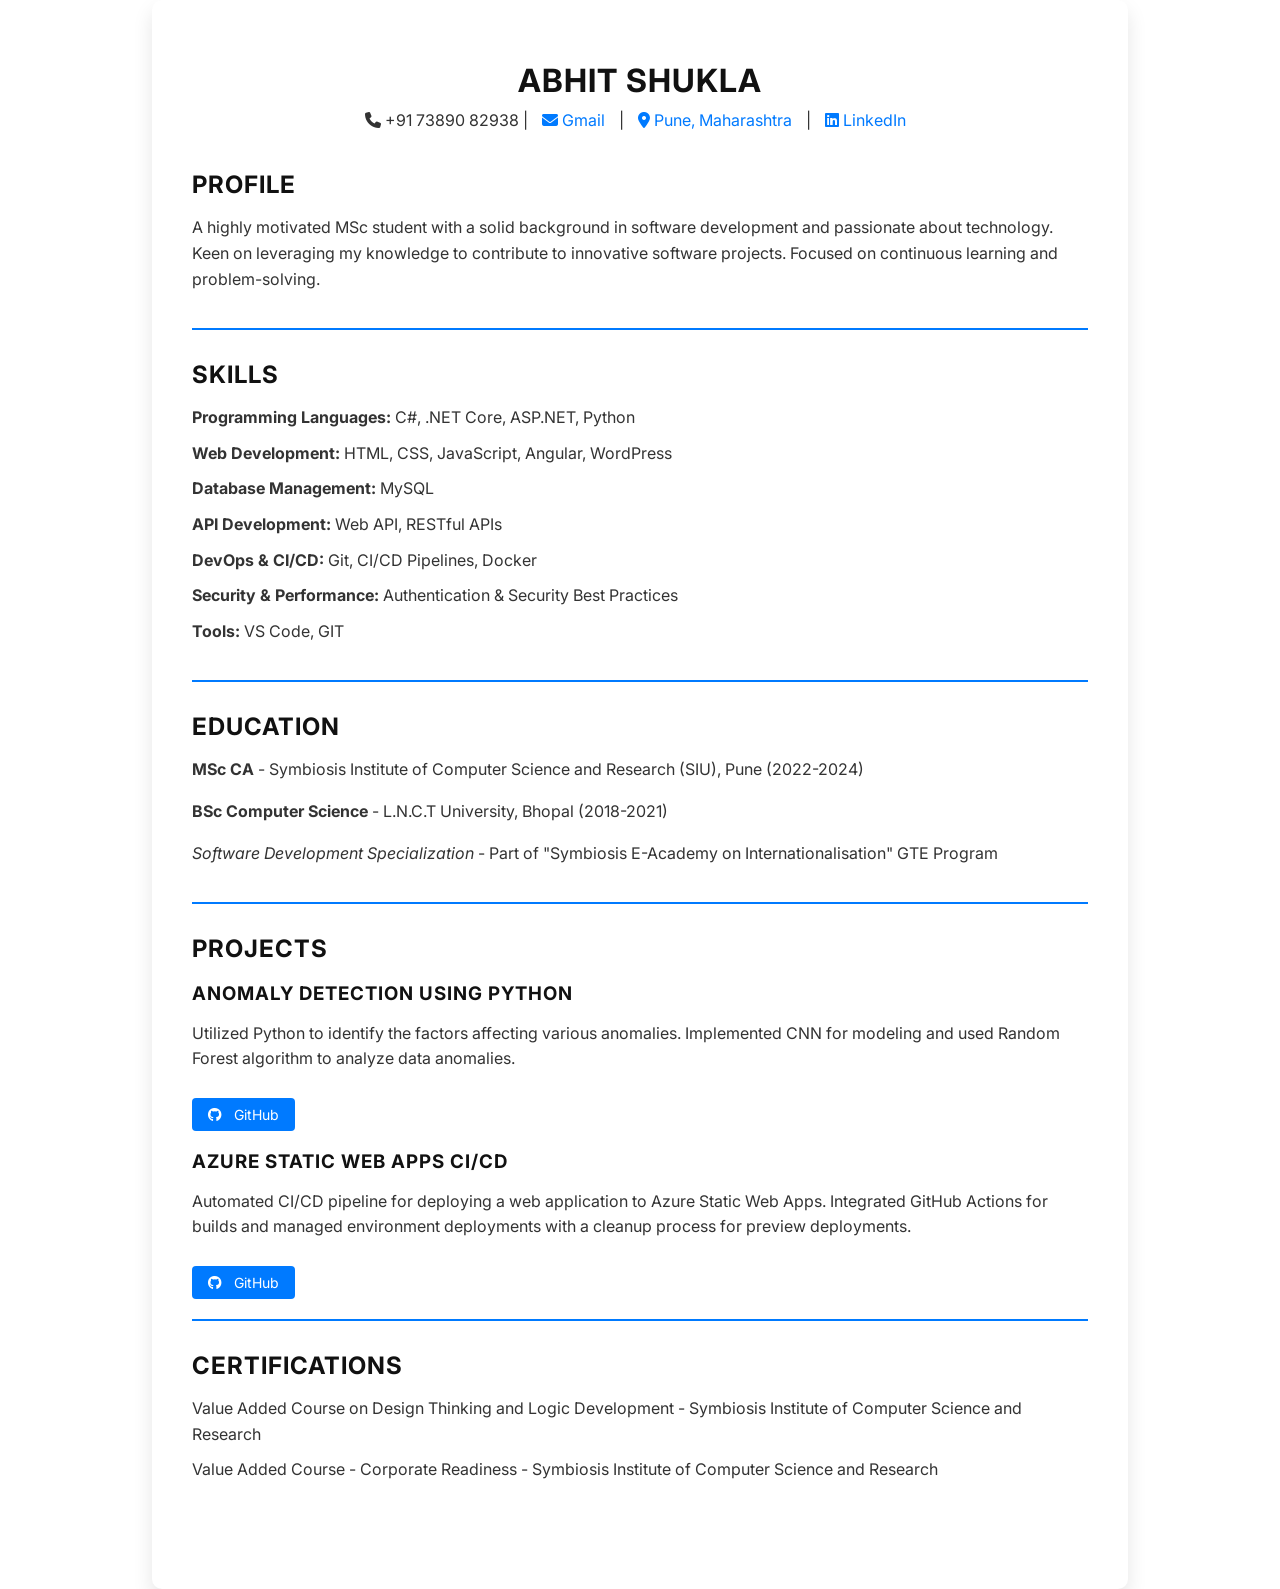
<file: index.html>
<!DOCTYPE html>
<html lang="en">
<head>
  <meta charset="UTF-8" />
  <meta name="viewport" content="width=device-width, initial-scale=1.0" />
  <title>Abhit Resume</title>
  <!-- Font Awesome Icons -->
  <link rel="stylesheet" href="https://cdnjs.cloudflare.com/ajax/libs/font-awesome/6.4.0/css/all.min.css" integrity="sha512-d+MZp48zT9Ry+gX8XlZkl7fCqQi0I0fF+ZY9b5UO0/+vJrwFzA54cRDSfjL4eEa7Xg5X9kM8rhkI6pF2ynj0Pw==" crossorigin="anonymous" referrerpolicy="no-referrer" />
  <style>
    @import url('https://fonts.googleapis.com/css2?family=Inter:wght@300;400;700&display=swap');

    body {
      font-family: 'Inter', sans-serif;
      margin: 0;
      padding: 0;
      background-color: #ffffff;
      color: #333;
      display: flex;
      justify-content: center;
      align-items: center;
      min-height: 100vh;
    }
    .container {
      width: 70%;
      max-width: 1000px;
      background: #fff;
      padding: 40px;
      border-radius: 10px;
      box-shadow: 0 10px 20px rgba(0, 0, 0, 0.1);
    }
    h1, h2, h3 {
      color: #111;
      margin-bottom: 10px;
      text-transform: uppercase;
      letter-spacing: 1px;
    }
    .header {
      text-align: center;
      margin-bottom: 40px;
    }
    .header .contact-info {
      font-size: 16px;
      margin-top: 10px;
    }
    .header .contact-info a {
      color: #007aff;
      text-decoration: none;
      margin: 0 10px;
    }
    .section {
      margin-bottom: 30px;
      border-bottom: 2px solid #007aff;
      padding-bottom: 20px;
    }
    .section:last-child {
      border-bottom: none;
    }
    .section p, .section li {
      line-height: 1.6;
      font-size: 16px;
    }
    ul {
      list-style: none;
      padding-left: 0;
    }
    li {
      margin-bottom: 10px;
    }
    .button {
      display: inline-block;
      padding: 8px 16px;
      background: #007aff;
      color: #fff;
      border-radius: 4px;
      text-decoration: none;
      font-size: 14px;
      margin-top: 10px;
    }
    .button:hover {
      background: #005bb5;
    }
    .button i {
      margin-right: 8px;
    }
  </style>
  <script>
    function redirectToThankYou(event, url) {
      event.preventDefault();
      localStorage.setItem('redirectUrl', url);
      window.location.href = 'thankyou.html';
    }
  </script>
</head>
<body>
  <div class="container">
    <!-- Header / Contact Section -->
    <div class="header">
      <h1>Abhit Shukla</h1>
      <div class="contact-info">
        <span><i class="fa-solid fa-phone"></i> +91 73890 82938</span> |
        <a href="mailto:shukla.abhit.5@gmail.com" onclick="redirectToThankYou(event, 'mailto:shukla.abhit.5@gmail.com')"><i class="fa-solid fa-envelope"></i> Gmail</a> |
        <a href="https://maps.app.goo.gl/PcygPEBb1U2YArcU9" class="location" onclick="redirectToThankYou(event, 'https://maps.app.goo.gl/PcygPEBb1U2YArcU9')"><i class="fa-solid fa-location-dot"></i> Pune, Maharashtra</a> |
        <a href="https://www.linkedin.com/in/abhit-shukla/" class="linkedin" onclick="redirectToThankYou(event, 'https://www.linkedin.com/in/abhit-shukla/')"><i class="fa-brands fa-linkedin"></i> LinkedIn</a>
      </div>
    </div>

    <!-- Profile Section -->
    <div class="section">
      <h2>Profile</h2>
      <p>
        A highly motivated MSc student with a solid background in software development and passionate about technology. Keen on leveraging my knowledge to contribute to innovative software projects. Focused on continuous learning and problem-solving.
      </p>
    </div>

    <!-- Skills Section -->
    <div class="section">
      <h2>Skills</h2>
      <ul>
        <li><strong>Programming Languages:</strong> C#, .NET Core, ASP.NET, Python</li>
        <li><strong>Web Development:</strong> HTML, CSS, JavaScript, Angular, WordPress</li>
        <li><strong>Database Management:</strong> MySQL</li>
        <li><strong>API Development:</strong> Web API, RESTful APIs</li>
        <li><strong>DevOps & CI/CD:</strong> Git, CI/CD Pipelines, Docker</li>
        <li><strong>Security & Performance:</strong> Authentication & Security Best Practices</li>
        <li><strong>Tools:</strong> VS Code, GIT</li>
      </ul>
    </div>

    <!-- Education Section -->
    <div class="section">
      <h2>Education</h2>
      <p><strong>MSc CA</strong> - Symbiosis Institute of Computer Science and Research (SIU), Pune (2022-2024)</p>
      <p><strong>BSc Computer Science</strong> - L.N.C.T University, Bhopal (2018-2021)</p>
      <p><em>Software Development Specialization</em> - Part of "Symbiosis E-Academy on Internationalisation" GTE Program</p>
    </div>

    <!-- Projects Section -->
    <div class="section">
      <h2>Projects</h2>
      <div class="project">
        <h3>Anomaly Detection Using Python</h3>
        <p>
          Utilized Python to identify the factors affecting various anomalies. Implemented CNN for modeling and used Random Forest algorithm to analyze data anomalies.
        </p>
        <a href="#" class="button" onclick="redirectToThankYou(event, '#')"><i class="fa-brands fa-github"></i> GitHub</a>
      </div>
      <div class="project">
        <h3>Azure Static Web Apps CI/CD</h3>
        <p>
          Automated CI/CD pipeline for deploying a web application to Azure Static Web Apps. Integrated GitHub Actions for builds and managed environment deployments with a cleanup process for preview deployments.
        </p>
        <a href="https://github.com/Abhi7389/myresumebot.git" class="button" onclick="redirectToThankYou(event, 'https://github.com/Abhi7389/myresumebot.git')"><i class="fa-brands fa-github"></i> GitHub</a>
      </div>
    </div>

    <!-- Certifications Section -->
    <div class="section">
      <h2>Certifications</h2>
      <ul>
        <li>Value Added Course on Design Thinking and Logic Development - Symbiosis Institute of Computer Science and Research</li>
        <li>Value Added Course - Corporate Readiness - Symbiosis Institute of Computer Science and Research</li>
      </ul>
    </div>
  </div>
</body>
</html>
</file>
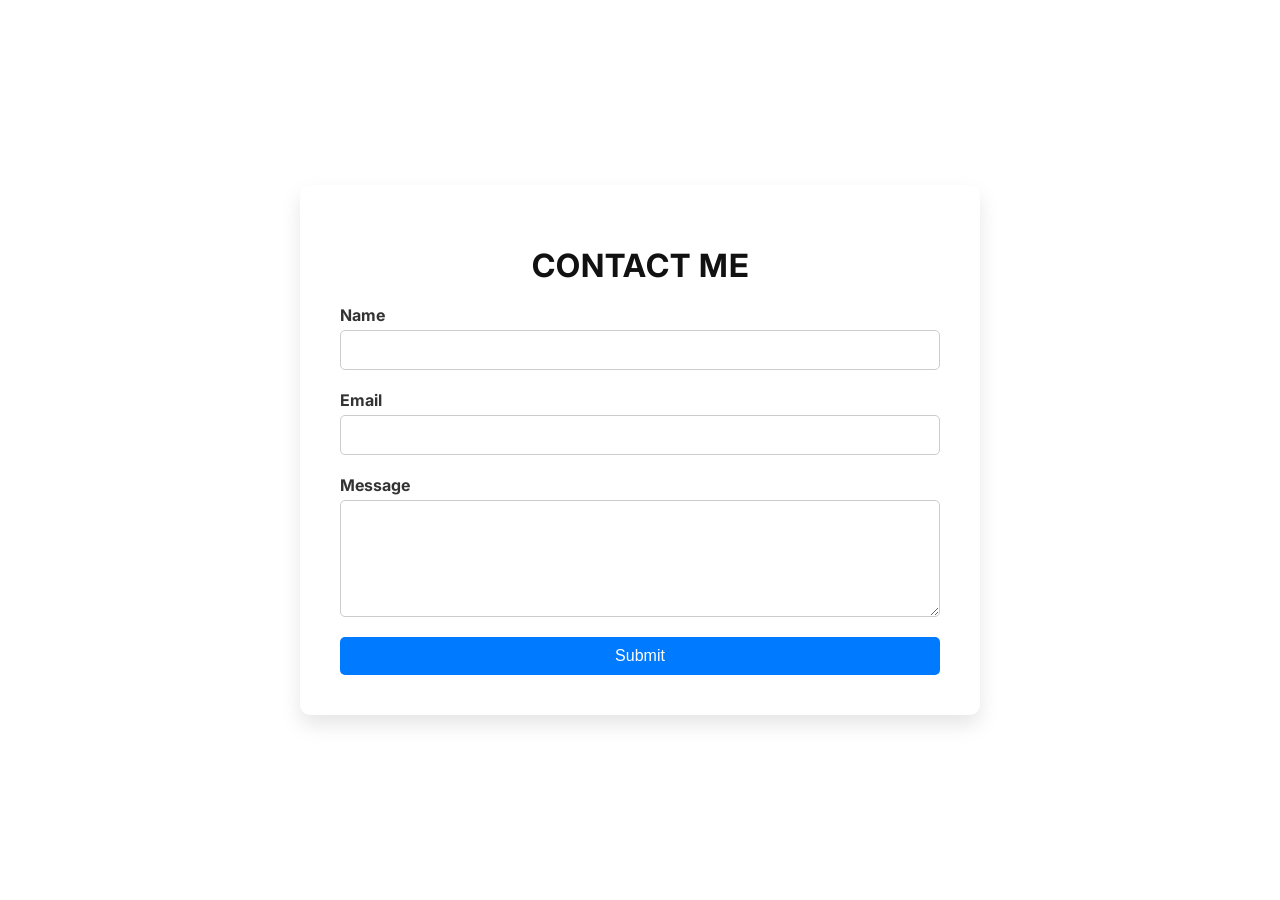
<file: Contact.html>
<!DOCTYPE html>
<html lang="en">
<head>
  <meta charset="UTF-8" />
  <meta name="viewport" content="width=device-width, initial-scale=1.0" />
  <title>Contact Me</title>
  <link rel="stylesheet" href="https://cdnjs.cloudflare.com/ajax/libs/font-awesome/6.4.0/css/all.min.css" integrity="sha512-d+MZp48zT9Ry+gX8XlZkl7fCqQi0I0fF+ZY9b5UO0/+vJrwFzA54cRDSfjL4eEa7Xg5X9kM8rhkI6pF2ynj0Pw==" crossorigin="anonymous" referrerpolicy="no-referrer" />
  <style>
    @import url('https://fonts.googleapis.com/css2?family=Inter:wght@300;400;700&display=swap');
    body {
      font-family: 'Inter', sans-serif;
      margin: 0;
      padding: 0;
      background-color: #ffffff;
      color: #333;
      display: flex;
      justify-content: center;
      align-items: center;
      min-height: 100vh;
    }
    .container {
      width: 70%;
      max-width: 600px;
      background: #fff;
      padding: 40px;
      border-radius: 10px;
      box-shadow: 0 10px 20px rgba(0, 0, 0, 0.1);
    }
    h1 {
      color: #111;
      margin-bottom: 20px;
      text-transform: uppercase;
      letter-spacing: 1px;
      text-align: center;
    }
    form {
      display: flex;
      flex-direction: column;
    }
    label {
      margin-bottom: 5px;
      font-weight: bold;
    }
    input, textarea {
      margin-bottom: 20px;
      padding: 10px;
      border: 1px solid #ccc;
      border-radius: 5px;
      font-size: 16px;
    }
    .button {
      padding: 10px 20px;
      background: #007aff;
      color: #fff;
      border: none;
      border-radius: 5px;
      cursor: pointer;
      font-size: 16px;
    }
    .button:hover {
      background: #005bb5;
    }
  </style>
</head>
<body>
  <div class="container">
    <h1>Contact Me</h1>
    <form action="submit_contact" method="POST">
      <label for="name">Name</label>
      <input type="text" id="name" name="name" required />
      <label for="email">Email</label>
      <input type="email" id="email" name="email" required />
      <label for="message">Message</label>
      <textarea id="message" name="message" rows="5" required></textarea>
      <button type="submit" class="button">Submit</button>
    </form>
  </div>
</body>
</html>
</file>
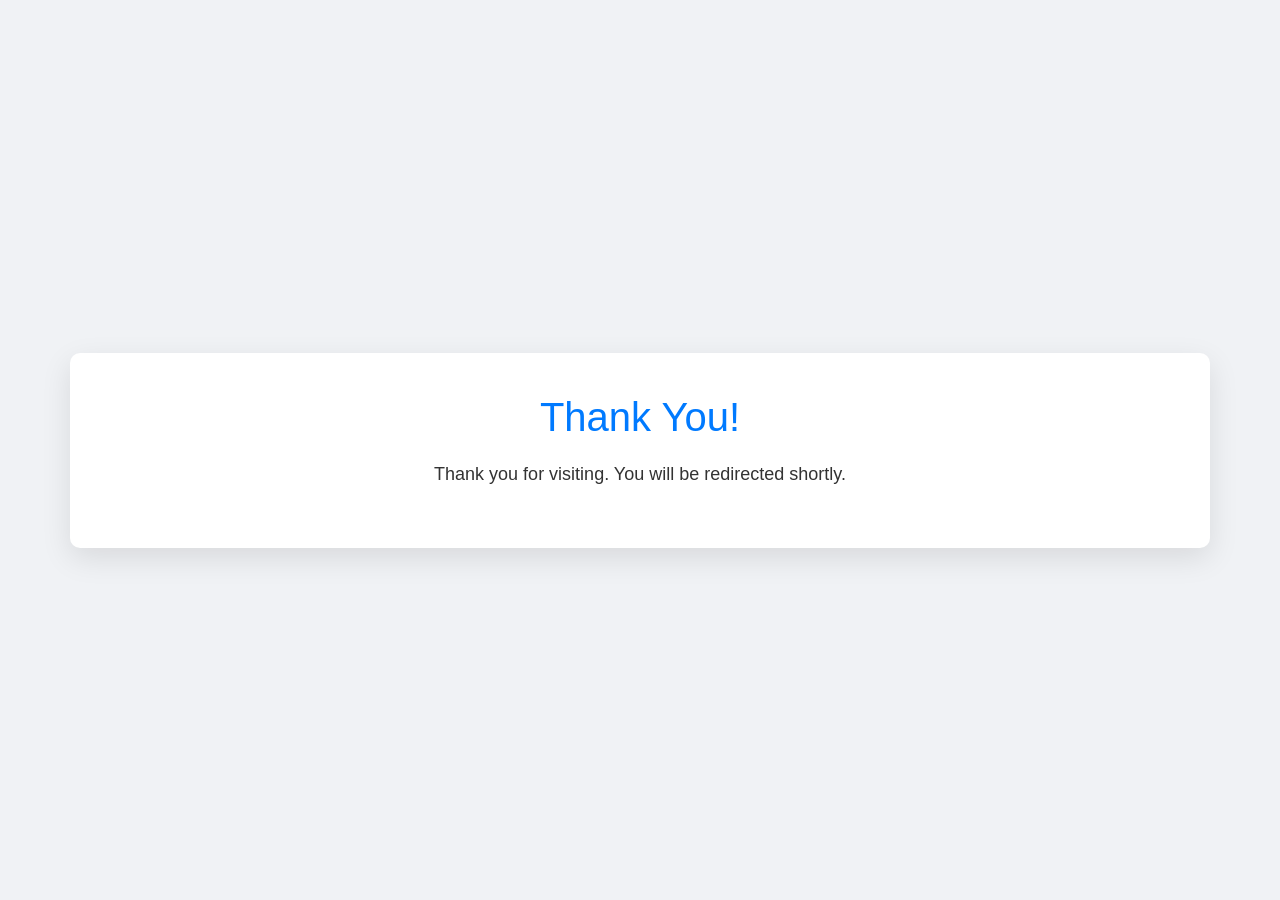
<file: thankyou.html>
<!DOCTYPE html>
<html lang="en">
<head>
  <meta charset="UTF-8" />
  <meta name="viewport" content="width=device-width, initial-scale=1.0" />
  <title>Thank You</title>
  <!-- Bootstrap CSS -->
  <link href="https://stackpath.bootstrapcdn.com/bootstrap/4.5.2/css/bootstrap.min.css" rel="stylesheet">
  <style>
    body {
      font-family: 'Inter', sans-serif;
      margin: 0;
      padding: 0;
      background-color: #f0f2f5;
      color: #333;
      display: flex;
      justify-content: center;
      align-items: center;
      min-height: 100vh;
    }
    .container {
      text-align: center;
      background: #fff;
      padding: 40px;
      border-radius: 10px;
      box-shadow: 0 10px 30px rgba(0, 0, 0, 0.1);
    }
    h1 {
      color: #007aff;
      margin-bottom: 20px;
    }
    p {
      font-size: 18px;
      margin-bottom: 20px;
    }
  </style>
  <script>
    document.addEventListener('DOMContentLoaded', function() {
      const redirectUrl = localStorage.getItem('redirectUrl');
      setTimeout(() => {
        window.location.href = redirectUrl;
      }, 3000);
    });
  </script>
</head>
<body>
  <div class="container">
    <h1>Thank You!</h1>
    <p>Thank you for visiting. You will be redirected shortly.</p>
  </div>
</body>
</html>
</file>
